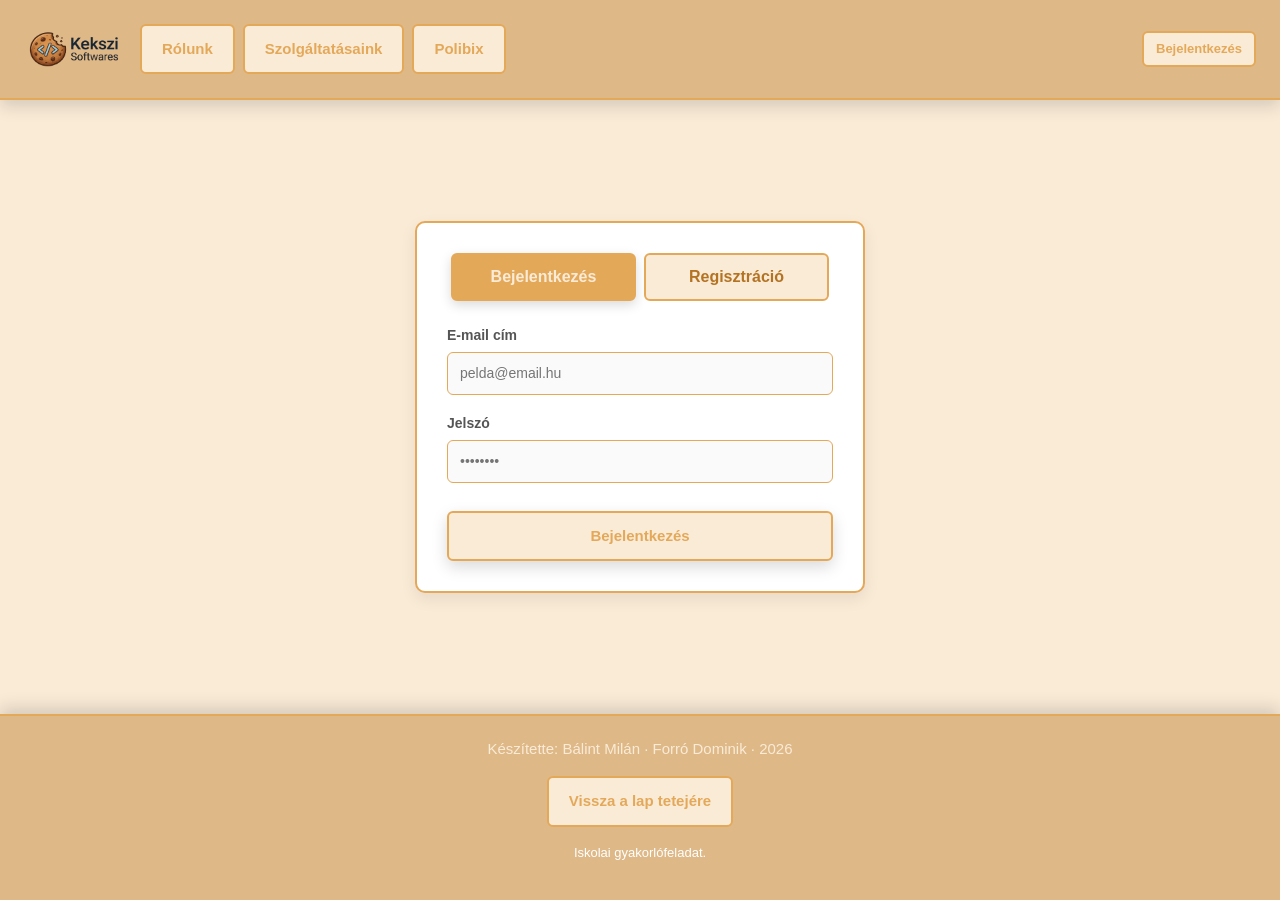
<file: index.html>
<!DOCTYPE html>
<html lang="hu">
<head>
    <meta charset="UTF-8">
    <meta name="viewport" content="width=device-width, initial-scale=1.0">
    <link href="https://cdn.jsdelivr.net/npm/bootstrap@5.3.8/dist/css/bootstrap.min.css" rel="stylesheet" integrity="sha384-sRIl4kxILFvY47J16cr9ZwB07vP4J8+LH7qKQnuqkuIAvNWLzeN8tE5YBujZqJLB" crossorigin="anonymous">
    <script src="https://cdn.jsdelivr.net/npm/bootstrap@5.3.8/dist/js/bootstrap.bundle.min.js" integrity="sha384-FKyoEForCGlyvwx9Hj09JcYn3nv7wiPVlz7YYwJrWVcXK/BmnVDxM+D2scQbITxI" crossorigin="anonymous"></script>
    <title>Kekszi - Bejelentkezés & Regisztráció</title>
    <link rel="stylesheet" href="indexstyle.css">
    <script src="script.js" defer></script>
</head>
<body>

    <header class="d-flex align-items-center justify-content-between px-4" id="tetejere">
        <!-- Bal oldal: Logo + Menü -->
        <div class="d-flex align-items-center">
            <a href="rolunk.html"><img src="Kepek/Kekszi.png" alt="Logo" width="100" class="me-3"></a>
            <nav class="d-flex gap-2">
                <a href="rolunk.html" class="btn btn-custom">Rólunk</a>
                <a href="services.html" class="btn btn-custom">Szolgáltatásaink</a>
                <a href="https://milan0419.github.io/tictactoehtml/multi/index.html" class="btn btn-custom">Polibix</a>
            </nav>
        </div>

        <!-- Jobb oldal: Felhasználó fiók állapota (JS tölti ki) -->
        <div id="userHeader" class="d-flex align-items-center"></div>
    </header>

    <section class="kontakt">
        <div class="kontakt-container">
            
            <!-- Váltó gombok: Bejelentkezés / Regisztráció -->
            <ul class="nav nav-pills nav-justified mb-4" id="authTab" role="tablist">
                <li class="nav-item d-flex gap-2" role="presentation">
                    <button class="nav-link active" id="login-tab" data-bs-toggle="tab" data-bs-target="#login-pane" type="button" role="tab">Bejelentkezés</button>
                </li>
                <li class="nav-item d-flex gap-2" role="presentation">
                    <button class="nav-link" id="register-tab" data-bs-toggle="tab" data-bs-target="#register-pane" type="button" role="tab">Regisztráció</button>
                </li>
            </ul>

            <div class="tab-content" id="authTabContent">
                
                <!-- BEJELENTKEZÉS ŰRLAP -->
                <div class="tab-pane fade show active" id="login-pane" role="tabpanel">
                    <form id="loginForm">
                        <div class="form-group">
                            <label for="loginEmail">E-mail cím</label>
                            <input type="email" id="loginEmail" placeholder="pelda@email.hu" required>
                        </div>
                        <div class="form-group">
                            <label for="loginJelszo">Jelszó</label>
                            <input type="password" id="loginJelszo" placeholder="••••••••" required>
                        </div>
                        <button type="submit" class="btn btn-custom">Bejelentkezés</button>
                    </form>
                </div>

                <!-- REGISZTRÁCIÓS ŰRLAP -->
                <div class="tab-pane fade" id="register-pane" role="tabpanel">
                    <form id="registerForm">
                        <div class="form-group">
                            <label for="regNev">Teljes név</label>
                            <input type="text" id="regNev" placeholder="Minta János" required>
                        </div>
                        <div class="form-group">
                            <label for="regEmail">E-mail cím</label>
                            <input type="email" id="regEmail" placeholder="pelda@email.hu" required>
                        </div>
                        <div class="form-group">
                            <label for="regJelszo">Jelszó</label>
                            <input type="password" id="regJelszo" placeholder="••••••••" minlength="6" required>
                        </div>
                        <div class="form-group">
                            <label for="regJelszo2">Jelszó újra</label>
                            <input type="password" id="regJelszo2" placeholder="••••••••" minlength="6" required>
                        </div>
                        <button type="submit" class="btn btn-custom">Regisztráció</button>
                    </form>
                </div>

            </div>

            <!-- Visszajelző üzenet helye -->
            <div id="authUzenet" class="mt-3 d-none"></div>
        </div>
    </section>

    <footer class="lablec">
        <p>Készítette: Bálint Milán · Forró Dominik · 2026</p>
        <p><a href="#tetejere" class="btn btn-custom">Vissza a lap tetejére</a></p>
        <p class="apro">Iskolai gyakorlófeladat.</p>
    </footer>

    <!-- Bejelentkezési és Regisztrációs Logika -->
    <script>
        function getUsers() {
            const users = localStorage.getItem('registeredUsers');
            return users ? JSON.parse(users) : [{ name: "Admin", email: "admin@kekszi.hu", password: "123456" }];
        }

        function saveUser(newUser) {
            const users = getUsers();
            users.push(newUser);
            localStorage.setItem('registeredUsers', JSON.stringify(users));
        }

        const uzenetDiv = document.getElementById('authUzenet');

        function showMessage(text, isSuccess) {
            uzenetDiv.classList.remove('d-none', 'alert-danger', 'alert-success');
            uzenetDiv.classList.add('alert', isSuccess ? 'alert-success' : 'alert-danger');
            uzenetDiv.textContent = text;
        }

        // Regisztráció
        document.getElementById('registerForm').addEventListener('submit', function(e) {
            e.preventDefault();
            const nev = document.getElementById('regNev').value.trim();
            const email = document.getElementById('regEmail').value.trim().toLowerCase();
            const jelszo = document.getElementById('regJelszo').value;
            const jelszo2 = document.getElementById('regJelszo2').value;

            if (jelszo !== jelszo2) {
                showMessage('A megadott jelszavak nem egyeznek!', false);
                return;
            }

            const users = getUsers();
            if (users.some(u => u.email === email)) {
                showMessage('Ezzel az e-mail címmel már regisztráltak!', false);
                return;
            }

            saveUser({ name: nev, email: email, password: jelszo });
            showMessage('Sikeres regisztráció! Átirányítás a bejelentkezéshez...', true);
            document.getElementById('registerForm').reset();

            setTimeout(() => {
                const loginTab = new bootstrap.Tab(document.getElementById('login-tab'));
                loginTab.show();
                document.getElementById('loginEmail').value = email;
            }, 1500);
        });

        // Bejelentkezés
        document.getElementById('loginForm').addEventListener('submit', function(e) {
            e.preventDefault();
            const email = document.getElementById('loginEmail').value.trim().toLowerCase();
            const jelszo = document.getElementById('loginJelszo').value;

            const users = getUsers();
            const user = users.find(u => u.email === email && u.password === jelszo);

            if (user) {
                showMessage(`Üdvözlünk, ${user.name}! Sikeres bejelentkezés.`, true);
                localStorage.setItem('isLoggedIn', 'true');
                localStorage.setItem('currentUser', JSON.stringify(user));

                setTimeout(() => {
                    window.location.href = 'rolunk.html';
                }, 1500);
            } else {
                showMessage('Hibás e-mail cím vagy jelszó!', false);
            }
        });
    </script>

    <!-- Háttér Canvas és lebegő ikonok animációja -->
    <canvas id="kekszCanvas" style="position: fixed; top: 0; left: 0; width: 100vw; height: 100vh; pointer-events: none; z-index: -1;"></canvas>
    <script src="keksz-animacio.js"></script>
</body>
</html>
</file>
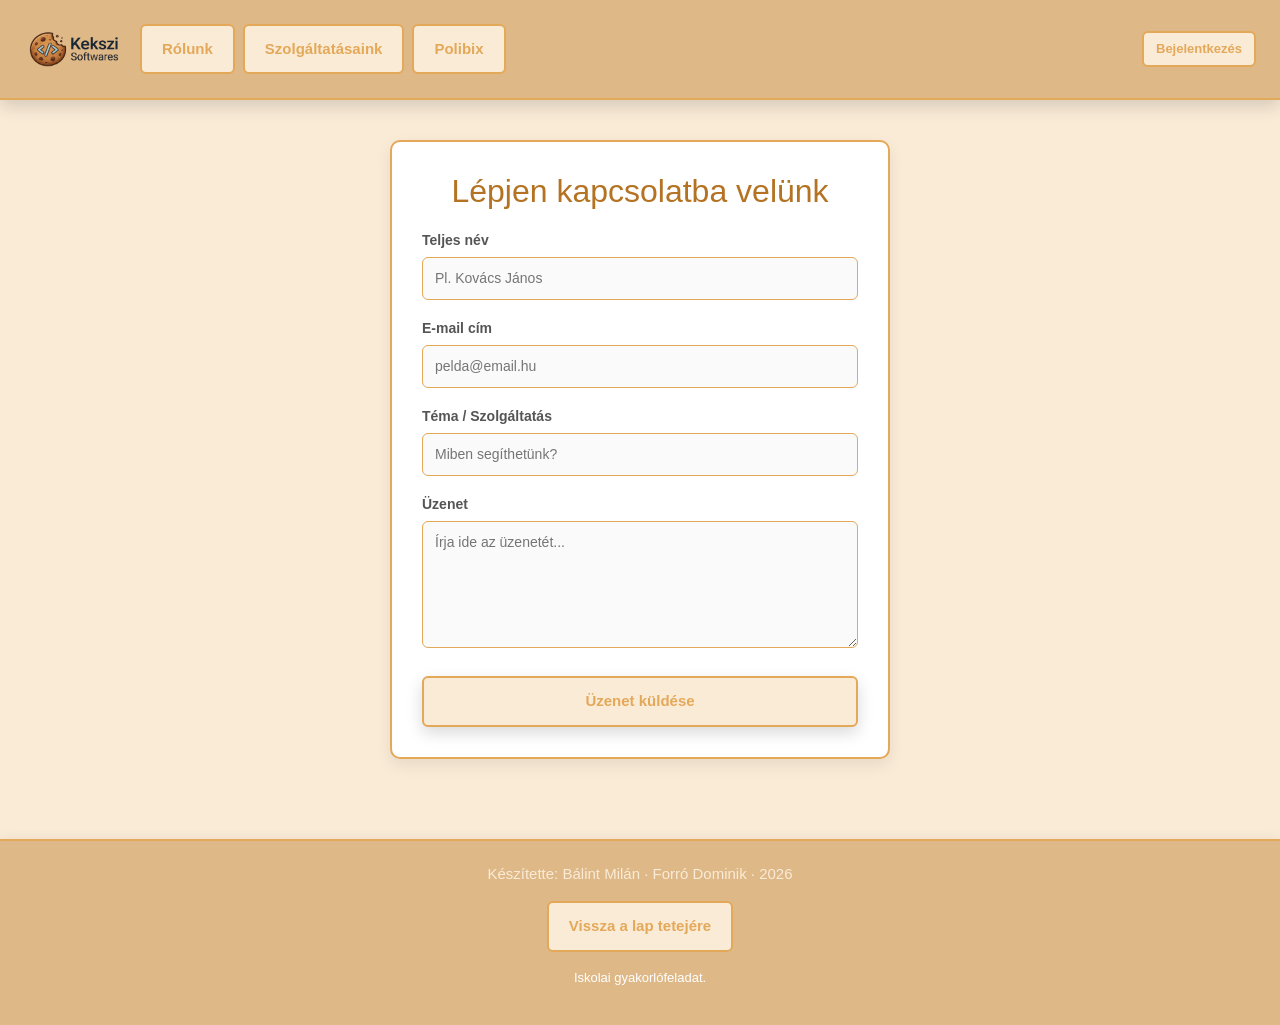
<file: contact.html>
<!DOCTYPE html>
<html lang="hu">
<head>
    <meta charset="UTF-8">
    <meta name="viewport" content="width=device-width, initial-scale=1.0">
    <link href="https://cdn.jsdelivr.net/npm/bootstrap@5.3.8/dist/css/bootstrap.min.css" rel="stylesheet" integrity="sha384-sRIl4kxILFvY47J16cr9ZwB07vP4J8+LH7qKQnuqkuIAvNWLzeN8tE5YBujZqJLB" crossorigin="anonymous">
    <script src="https://cdn.jsdelivr.net/npm/bootstrap@5.3.8/dist/js/bootstrap.bundle.min.js" integrity="sha384-FKyoEForCGlyvwx9Hj09JcYn3nv7wiPVlz7YYwJrWVcXK/BmnVDxM+D2scQbITxI" crossorigin="anonymous"></script>
    <link rel="stylesheet" href="style.css">
    <link rel="script" href="keksz-animacio.js">
    <title>Kekszi</title>
    <script src="script.js"></script>
    <script src="contact_form.js"></script>
</head>
<body>
    <div id="fel"> </div>
<header class="d-flex align-items-center justify-content-between px-4" id="tetejere">
    <!-- Bal oldal: Logo + Menü -->
    <div class="d-flex align-items-center">
        <a href="rolunk.html"><img src="Kepek/Kekszi.png" alt="Logo" width="100" class="me-3"></a>
        <nav class="d-flex gap-2">
            <a href="rolunk.html" class="btn btn-custom">Rólunk</a>
            <a href="services.html" class="btn btn-custom">Szolgáltatásaink</a>
            <a href="https://milan0419.github.io/tictactoehtml/multi/index.html" class="btn btn-custom">Polibix</a>
        </nav>
    </div>

    <!-- Jobb oldal: Felhasználó fiók állapota (JS tölti ki) -->
    <div id="userHeader" class="d-flex align-items-center"></div>
</header>
  <script src="contact_form.js"></script>


<section class="kontakt">
  <div class="kontakt-container">
    <h2>Lépjen kapcsolatba velünk</h2>
    
    <form action="https://formsubmit.co/553d69bfe6be2e284490c6dcd81ff18f" method="POST" class="kontakt-form">
      <div class="form-group">
        <label for="nev">Teljes név</label>
        <input type="text" id="nev" name="nev" placeholder="Pl. Kovács János" required>
      </div>

      <div class="form-group">
        <label for="email">E-mail cím</label>
        <input type="email" id="email" name="email" placeholder="pelda@email.hu" required>
      </div>

      <div class="form-group">
        <label for="szolgaltatasInput">Téma / Szolgáltatás</label>
        <input type="text" id="szolgaltatasInput" name="szolgaltatasInput" placeholder="Miben segíthetünk?">
      </div>

      <div class="form-group">
        <label for="uzenet">Üzenet</label>
        <textarea id="uzenet" name="uzenet" rows="5" placeholder="Írja ide az üzenetét..." required></textarea>
      </div>
      <input type="hidden" name="_next" value="https://forrodominikadrian.github.io/Kekszi/services.html">

      <button type="submit" class="btn-custom">Üzenet küldése</button>
    </form>
  </div>
  </section>

  <div class="lablec">
        <p>
            Készítette: Bálint Milán · Forró Dominik · 2026
        </p>
        <p><a href="#tetejere" class="btn btn-custom">Vissza a lap tetejére</a>
        <p>
        <p class="apro">Iskolai gyakorlófeladat.</p>
    </div>
    
  </body>
</html>
</file>
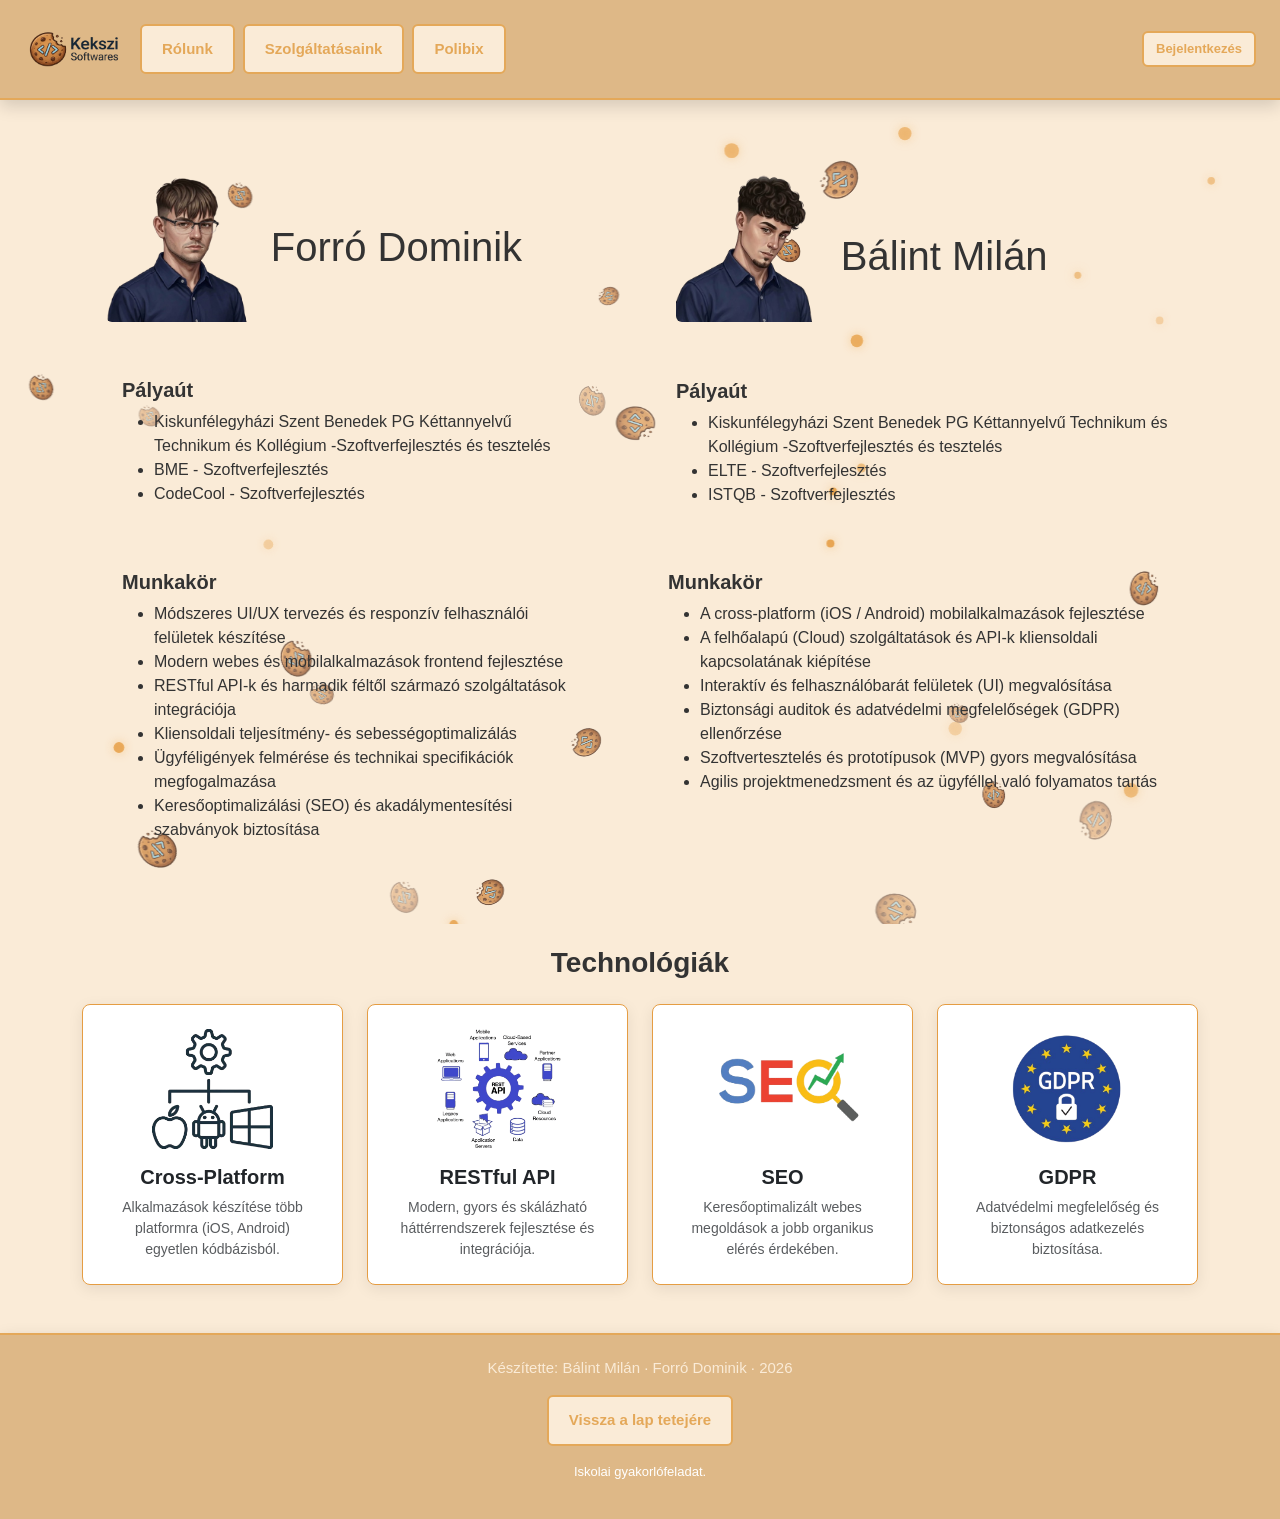
<file: rolunk.html>
<!DOCTYPE html>
<html lang="hu">
<head>
    <meta charset="UTF-8">
    <meta name="viewport" content="width=device-width, initial-scale=1.0">
    <link href="https://cdn.jsdelivr.net/npm/bootstrap@5.3.8/dist/css/bootstrap.min.css" rel="stylesheet" integrity="sha384-sRIl4kxILFvY47J16cr9ZwB07vP4J8+LH7qKQnuqkuIAvNWLzeN8tE5YBujZqJLB" crossorigin="anonymous">
    <script src="https://cdn.jsdelivr.net/npm/bootstrap@5.3.8/dist/js/bootstrap.bundle.min.js" integrity="sha384-FKyoEForCGlyvwx9Hj09JcYn3nv7wiPVlz7YYwJrWVcXK/BmnVDxM+D2scQbITxI" crossorigin="anonymous"></script>
    <link rel="stylesheet" href="style.css">
    <link rel="script" href="keksz-animacio.js">
    <script src="script.js"></script>
    <title>Kekszi</title>
</head>
<body>
    <div id="fel"> </div>
<header class="d-flex align-items-center justify-content-between px-4" id="tetejere">
    <!-- Bal oldal: Logo + Menü -->
    <div class="d-flex align-items-center">
        <a href="rolunk.html"><img src="Kepek/Kekszi.png" alt="Logo" width="100" class="me-3"></a>
        <nav class="d-flex gap-2">
            <a href="rolunk.html" class="btn btn-custom">Rólunk</a>
            <a href="services.html" class="btn btn-custom">Szolgáltatásaink</a>
            <a href="https://milan0419.github.io/tictactoehtml/multi/index.html" class="btn btn-custom">Polibix</a>
        </nav>
    </div>

    <!-- Jobb oldal: Felhasználó fiók állapota (JS tölti ki) -->
    <div id="userHeader" class="d-flex align-items-center"></div>
</header>
<main class="container my-5">
    <div class="row g-4">
        <!-- Forró Dominik -->
        <div class="col-md-6">
            <div class="profile-card p-4 rounded">
                <!-- Fejléc: Kép + Név -->
                <div class="d-flex align-items-center gap-3 mb-4 pb-3 border-bottom-custom">
                    <img src="Kepek/Dominik.png" alt="Forró Dominik" height = "150" width="148.86" class="rounded">
                    <h2 class="m-0 fs-1">Forró Dominik</h2>
                </div>

                <!-- Doboz 1: Pályaút -->
                <div class="info-box mb-3 p-3 rounded">
                    <h3 class="fs-5 fw-bold mb-2">Pályaút</h3>
                    <ul>
                        <li>Kiskunfélegyházi Szent Benedek PG
                            Kéttannyelvű Technikum és Kollégium -Szoftverfejlesztés és tesztelés
                        </li>
                        <li>BME - Szoftverfejlesztés</li>
                        <li>CodeCool - Szoftverfejlesztés</li>
                    </ul>
                </div>

                <!-- Doboz 2: Feladatkör -->
                <div class="info-box p-3 rounded">
                    <h3 class="fs-5 fw-bold mb-2">Munkakör</h3>
                       <ul>
                            <li>Módszeres UI/UX tervezés és responzív felhasználói felületek készítése</li>
                            <li>Modern webes és mobilalkalmazások frontend fejlesztése</li>
                            <li>RESTful API-k és harmadik féltől származó szolgáltatások integrációja</li>
                            <li>Kliensoldali teljesítmény- és sebességoptimalizálás</li>
                            <li>Ügyféligények felmérése és technikai specifikációk megfogalmazása</li>
                            <li>Keresőoptimalizálási (SEO) és akadálymentesítési szabványok biztosítása</li>
                        </ul>
                </div>
            </div>
        </div>
        <!-- Háttérkép Script -->
         <canvas id="kekszCanvas" style="position: fixed; top: 0; left: 0; width: 100vw; height: 100vh; pointer-events: none; z-index: -1;"></canvas>    
         <script src="keksz-animacio.js"></script>
        <!-- Bálint Milán -->
        <div class="col-md-6">
            <div class="profile-card p-4 rounded">
                <!-- Fejléc: Kép + Név -->
                <div class="d-flex align-items-center gap-3 mb-4 pb-3 border-bottom-custom">
                    <img class="milan rounded" src="Kepek/Milan.png" alt="Bálint Milán" height = "150" width="auto">
                    <h2 class="m-0 fs-1">Bálint Milán</h2>
                </div>
                <!-- Doboz 1: Pályaút -->
                <h3 class="fs-5 fw-bold mb-2">Pályaút</h3>
                    <ul>
                        <li>Kiskunfélegyházi Szent Benedek PG
                            Kéttannyelvű Technikum és Kollégium -Szoftverfejlesztés és tesztelés
                        </li>
                        <li>ELTE - Szoftverfejlesztés</li>
                        <li>ISTQB - Szoftverfejlesztés</li>
                    </ul>

                </div>

                <!-- Doboz 2: Feladatkör -->
                <div class="info-box p-3 rounded">
                    <h3 class="fs-5 fw-bold mb-2" id="milan">Munkakör</h3>
                       <ul>
                            <li>A cross-platform (iOS / Android) mobilalkalmazások fejlesztése</li>
                            <li>A felhőalapú (Cloud) szolgáltatások és API-k kliensoldali kapcsolatának kiépítése</li>
                            <li>Interaktív és felhasználóbarát felületek (UI) megvalósítása</li>
                            <li>Biztonsági auditok és adatvédelmi megfelelőségek (GDPR) ellenőrzése</li>
                            <li>Szoftvertesztelés és prototípusok (MVP) gyors megvalósítása</li>
                            <li>Agilis projektmenedzsment és az ügyféllel való folyamatos tartás</li>
                       </ul>
                </div>
            </div>
        </div>
            </div>
        </div>
    </div>
</main>

<section class="technologia container my-5">
    <h3 class="fs-3 fw-bold text-center mb-4">Technológiák</h3>
    
    <div class="row g-4">


        <div class="col-12 col-sm-6 col-lg-3">
            <div class="tech-card p-4 text-center h-100">
                <img src="Kepek/CrossPlatform.png" alt="Cross Platform" class="img-fluid mb-3" style="max-height: 120px;">
                <h4 class="fs-5 fw-bold text-dark">Cross-Platform</h4>
                <p class="small text-muted mb-0">Alkalmazások készítése több platformra (iOS, Android) egyetlen kódbázisból.</p>
            </div>
        </div>

        <div class="col-12 col-sm-6 col-lg-3">
            <div class="tech-card p-4 text-center h-100">
                <img src="Kepek/RestfulAPI.png" alt="RESTful API" class="img-fluid mb-3" style="max-height: 120px;">
                <h4 class="fs-5 fw-bold text-dark">RESTful API</h4>
                <p class="small text-muted mb-0">Modern, gyors és skálázható háttérrendszerek fejlesztése és integrációja.</p>
            </div>
        </div>

        <div class="col-12 col-sm-6 col-lg-3">
            <div class="tech-card p-4 text-center h-100">
                <img src="Kepek/SEO.png" alt="SEO" class="img-fluid mb-3" style="max-height: 120px;">
                <h4 class="fs-5 fw-bold text-dark">SEO</h4>
                <p class="small text-muted mb-0">Keresőoptimalizált webes megoldások a jobb organikus elérés érdekében.</p>
            </div>
        </div>

                <div class="col-12 col-sm-6 col-lg-3">
            <div class="tech-card p-4 text-center h-100">
                <img src="Kepek/GDPR.png" alt="GDPR" class="img-fluid mb-3" style="max-height: 120px;">
                <h4 class="fs-5 fw-bold text-dark">GDPR</h4>
                <p class="small text-muted mb-0">Adatvédelmi megfelelőség és biztonságos adatkezelés biztosítása.</p>
            </div>
        </div>
    </div>
</section>
<div class="lablec">
  <p>
    Készítette: Bálint Milán · Forró Dominik · 2026
  </p>
  <p><a href="#fel" class="btn btn-custom">Vissza a lap tetejére</a><p>
  <p class="apro">Iskolai gyakorlófeladat.</p>
</div>

</body>

</html>
</file>
<file: indexstyle.css>
html, body {
            height: 100%;
        }

        /* 1. FLEXBOX AZ EGÉSZ OLDALRA A RÖGZÍTÉSHEZ */
        body {
            background-color: antiquewhite;
            font-family: 'Segoe UI', Tahoma, Geneva, Verdana, sans-serif;
            margin: 0;
            color: #333;
            display: flex;
            flex-direction: column;
            min-height: 100vh; /* Teljes képernyőmagasság */
        }

        header {
            background-color: burlywood;
            border-bottom: 2px solid rgb(228, 168, 89);
            height: 100px;
            box-shadow: 0 6px 16px rgba(0, 0, 0, 0.15); 
            position: sticky;
            top: 0;
            z-index: 1000;
        }

        .btn-custom {
            background-color: antiquewhite;
            border: 2px solid rgb(228, 168, 89);
            color: rgb(228, 168, 89);
            font-weight: bold;
            padding: 12px 20px;
            border-radius: 6px;
            cursor: pointer;
            font-size: 15px;
            transition: all 0.3s ease;
            text-decoration: none;
            display: inline-block;
        }

        .btn-custom:hover {
            background-color: rgb(228, 168, 89);
            color: antiquewhite;
            box-shadow: 0 4px 12px rgba(0, 0, 0, 0.15); 
        }

        /* --- FÜLEK (BEJELENTKEZÉS / REGISZTRÁCIÓ GOMBOK) STÍLUSA --- */
        .nav-pills .nav-link {
            background-color: antiquewhite;
            border: 2px solid rgb(228, 168, 89);
            color: rgb(180, 115, 35);
            font-weight: bold;
            border-radius: 6px;
            padding: 10px 15px;
            transition: all 0.3s ease;
            margin: 0 4px;
        }

        .nav-pills .nav-link:hover {
            background-color: rgb(228, 168, 89);
            color: antiquewhite;
        }

        .nav-pills .nav-link.active {
            background-color: rgb(228, 168, 89) !important;
            color: antiquewhite !important;
            border-color: rgb(228, 168, 89) !important;
            box-shadow: 0 4px 12px rgba(0, 0, 0, 0.15);
        }

        /* 2. KÖZÉPSŐ RÉSZ: KITÖLTI A MARADÉK HELYET */
        .kontakt {
            background-color: antiquewhite;
            display: flex;
            justify-content: center;
            align-items: center;
            padding: 40px 20px;
            flex: 1; /* Ez tolja le a footert az oldal aljára */
        }

        .kontakt-container {
            background-color: #ffffff;
            padding: 30px;
            border-radius: 10px;
            border: 2px solid rgb(228, 168, 89);
            box-shadow: 0 6px 16px rgba(0, 0, 0, 0.08);
            width: 100%;
            max-width: 450px;
        }

        .kontakt-container h2 {
            margin-top: 0;
            margin-bottom: 20px;
            color: rgb(180, 115, 35);
            text-align: center;
        }

        .form-group {
            margin-bottom: 18px;
            display: flex;
            flex-direction: column;
        }

        .form-group label {
            font-weight: bold;
            margin-bottom: 6px;
            color: #555;
            font-size: 14px;
        }

        .form-group input {
            padding: 10px 12px;
            border: 1px solid rgb(228, 168, 89);
            border-radius: 6px;
            background-color: #fafafa;
            font-family: inherit;
            font-size: 14px;
            outline: none;
            transition: border-color 0.2s, box-shadow 0.2s;
        }

        .form-group input:focus {
            border-color: rgb(180, 115, 35);
            box-shadow: 0 0 6px rgba(228, 168, 89, 0.4);
            background-color: #ffffff;
        }

        .kontakt .btn-custom {
            width: 100%;
            margin-top: 10px;
            box-shadow: 0 6px 16px rgba(0, 0, 0, 0.15); 
        }

        /* 3. LÁBLÉC: AUTOMATIKUSAN ALUL MARAD */
        .lablec {
            background-color: burlywood;
            color: antiquewhite;
            text-align: center;
            padding: 22px 20px;
            margin-top: auto; /* Mindig az aljára igazítja */
            font-size: 15px;
            border-top: 2px solid rgb(228, 168, 89);
            box-shadow: 0 -6px 16px rgba(0, 0, 0, 0.15); 
        }

        .apro {
            font-size: 13px;
            color: #ffffff;
        }

        @media (max-width: 768px) {
            header {
                height: auto;
                padding: 12px 16px;
                flex-direction: column;
                justify-content: center;
                gap: 10px;
            }

            header > div:first-child {
                width: 100%;
                flex-direction: column;
                align-items: center;
                justify-content: center;
                gap: 10px;
            }

            header nav {
                width: 100%;
                justify-content: center;
                flex-wrap: wrap;
                gap: 8px;
            }

            header nav .btn-custom {
                flex: 1 1 calc(50% - 8px);
                min-width: 130px;
                padding: 10px 12px;
            }

            header img {
                width: 80px;
            }

            #userHeader {
                width: 100%;
                justify-content: center;
            }

            .nav-pills {
                flex-direction: column;
                gap: 8px;
            }

            .nav-pills .nav-link {
                width: 100%;
            }

            .kontakt {
                padding: 24px 14px;
            }

            .kontakt-container {
                max-width: 100%;
                padding: 22px 16px;
            }

            .kontakt .btn-custom {
                width: 100%;
            }

            .lablec {
                padding: 18px 14px;
                margin-top: 24px;
            }
        }
</file>
<file: style.css>
body {
    background-color: antiquewhite;
    font-family: 'Segoe UI', Tahoma, Geneva, Verdana, sans-serif;
    margin: 0;
    color: #333;
}

header {
    background-color: burlywood;
    border-bottom: 2px solid rgb(228, 168, 89);
    height: 100px;
    box-shadow: 0 6px 16px rgba(0, 0, 0, 0.15);
    position: sticky;
    top: 0;
    z-index: 1000;
}

.btn-custom {
    background-color: antiquewhite;
    border: 2px solid rgb(228, 168, 89);
    color: rgb(228, 168, 89);
    font-weight: bold;
    padding: 12px 20px;
    border-radius: 6px;
    cursor: pointer;
    font-size: 15px;
    transition: all 0.3s ease;
}

.btn-custom:hover {
    background-color: rgb(228, 168, 89);
    color: antiquewhite;
    box-shadow: 0 4px 12px rgba(0, 0, 0, 0.15); 
}

.lablec {
    background-color: burlywood;
    color: antiquewhite;
    text-align: center;
    padding: 22px 20px;
    margin-top: 40px;
    font-size: 15px;
    border-top: 2px solid rgb(228, 168, 89);
    box-shadow: 0 6px 16px rgba(0, 0, 0, 0.15); 
    
}

.apro {
    font-size: 13px;
    color: #ffffff;
}

.kontakt {
    background-color: antiquewhite;
    display: flex;
    justify-content: center;
    align-items: center;
    padding: 40px 20px;
}

.kontakt-container {
    background-color: #ffffff;
    padding: 30px;
    border-radius: 10px;
    border: 2px solid rgb(228, 168, 89);
    box-shadow: 0 6px 16px rgba(0, 0, 0, 0.08);
    width: 100%;
    max-width: 500px;
}

.kontakt-container h2 {
    margin-top: 0;
    margin-bottom: 20px;
    color: rgb(180, 115, 35);
    text-align: center;
}

.form-group {
    margin-bottom: 18px;
    display: flex;
    flex-direction: column;
}

.form-group label {
    font-weight: bold;
    margin-bottom: 6px;
    color: #555;
    font-size: 14px;
}

.btn-keksz {
    background-color: #deb887;
    color: #3d2314;
    font-weight: 600;
    border: none;
    transition: background-color 0.2s ease-in-out, transform 0.2s ease;
}

.btn-keksz:hover {
    background-color: #c9a273;
    color: #21120a;
    transform: translateY(-2px);
}

.form-group input,
.form-group textarea {
    padding: 10px 12px;
    border: 1px solid rgb(228, 168, 89);
    border-radius: 6px;
    background-color: #fafafa;
    font-family: inherit;
    font-size: 14px;
    outline: none;
    transition: border-color 0.2s, box-shadow 0.2s;
}

.form-group input:focus,
.form-group textarea:focus {
    border-color: rgb(180, 115, 35);
    box-shadow: 0 0 6px rgba(228, 168, 89, 0.4);
    background-color: #ffffff;
}

.form-group textarea {
    resize: vertical;
}

.kontakt .btn-custom {
    width: 100%;
    margin-top: 10px;
    box-shadow: 0 6px 16px rgba(0, 0, 0, 0.15); 
}

.milan{
    margin-bottom: 17px;
}
#milan{
    margin-top: 6.7px;
}

.tech-card {
    background-color: #ffffff;
    border: 1px solid #e59d43; 
    border-radius: 8px; 
    box-shadow: 0 4px 15px rgba(0, 0, 0, 0.08); 
    transition: transform 0.3s ease, box-shadow 0.3s ease;
}


.tech-card:hover {
    transform: translateY(-5px);
    box-shadow: 0 8px 25px rgba(0, 0, 0, 0.15);
}

@media (max-width: 768px) {
    header {
        height: auto;
        padding: 12px 16px;
        flex-direction: column;
        justify-content: center;
        gap: 10px;
    }

    header > div:first-child {
        width: 100%;
        flex-direction: column;
        align-items: center;
        justify-content: center;
        gap: 10px;
    }

    header nav {
        width: 100%;
        justify-content: center;
        flex-wrap: wrap;
        gap: 8px;
    }

    header nav .btn-custom {
        flex: 1 1 calc(50% - 8px);
        min-width: 130px;
        padding: 10px 12px;
        text-align: center;
    }

    header img {
        width: 80px;
    }

    #userHeader {
        width: 100%;
        justify-content: center;
    }

    .kontakt {
        padding: 24px 14px;
    }

    .kontakt-container {
        max-width: 100%;
        padding: 22px 18px;
    }

    .form-group input,
    .form-group textarea,
    .kontakt .btn-custom {
        width: 100%;
        box-sizing: border-box;
    }

    .lablec {
        padding: 18px 14px;
        margin-top: 24px;
    }
}
</file>
